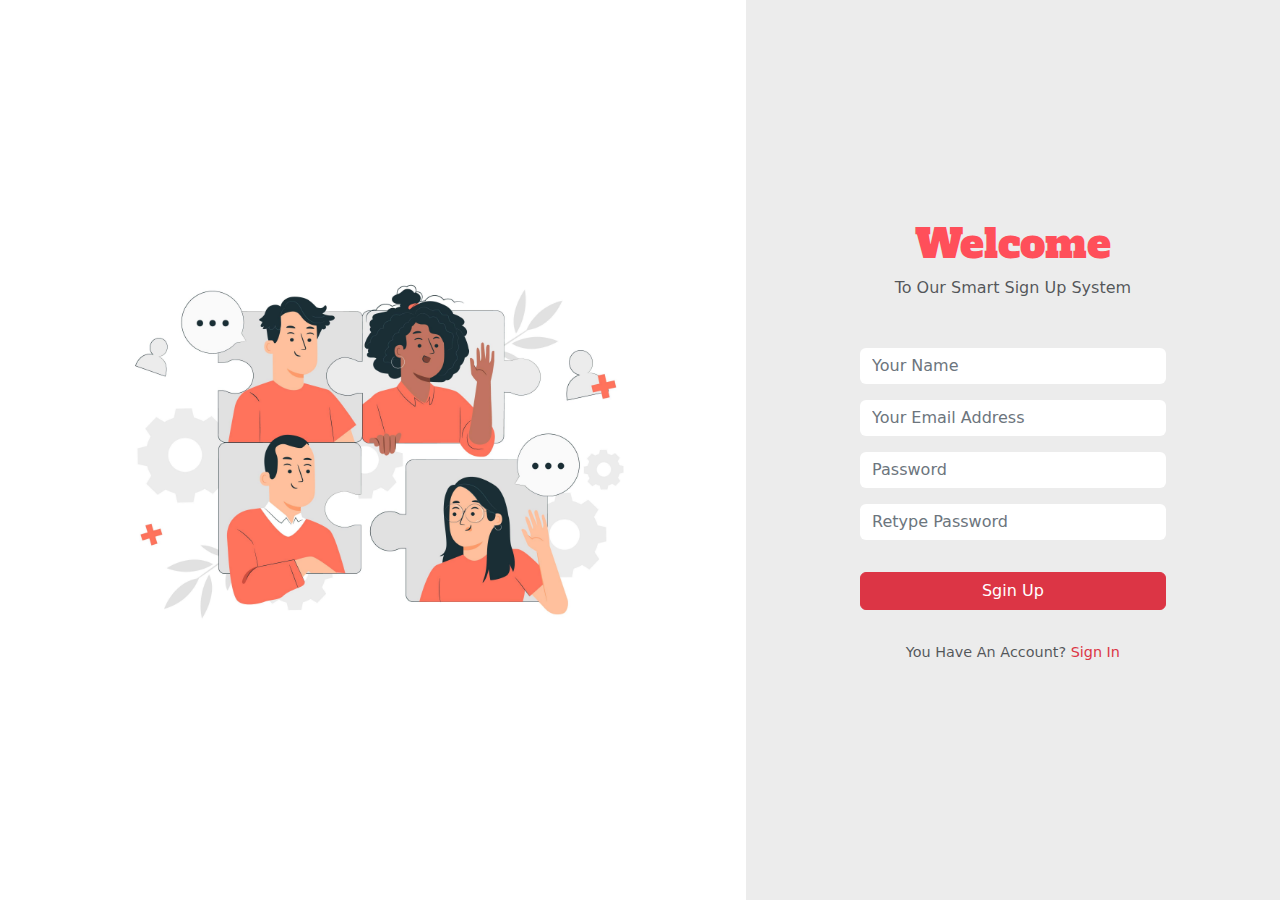
<file: index.html>
<html>
  <head>
    <link rel="stylesheet" href="css/bootstrap.min.css" />
    <link rel="stylesheet" href="css/all.min.css" />
    <link
      href="https://fonts.googleapis.com/css2?family=Alfa+Slab+One&display=swap"
      rel="stylesheet"
    />
    <link rel="stylesheet" href="css/style.css" />
    <link rel="stylesheet" href="css/media.css" />
    <script src="js/bootstrap.bundle.min.js"></script>
  </head>
  <body>
    <div class="reg-page vh-100">
      <div class="container-fluid h-100 overflow-hidden">
        <div class="row h-100">
          
          <div class="col-md-5 reg-form d-flex justify-content-center align-content-center">
            
            <!-- sgin in form -->
            <form id="signin" class=" sginin-form justify-content-center align-items-center w-100">
              <div class="w-60 text-center ">
                <h1>welcome back</h1>
                <p class="text-muted mb-5">to our smart sign in System</p>
                <input type="text" placeholder="email address" name="user_email" class="form-control my-3"/>
                <input type="password" placeholder=" password" name="user_password" class="form-control my-3"/>
                <div id="invalid_sginin" class="alert alert-danger" role="alert">
                  sorry this email not exist  <br> or password incorrect 
                </div>
                <div class="text-end fs-7">
                  <a href="#" class="text-danger text-decoration-none" id="show_reset_form">reset password</a>
                </div>
                <a class="btn btn-danger w-100 my-3" id="sginin_btn"> Sgin In</a>
                <p class="text-muted my-3 fs-7">Don’t have an account? <a href="#" class="text-danger text-decoration-none" id="show_sginup_form"> Sign Up</a></p>
              </div>
            </form>

            <!-- sgin up form -->
            <form id="signup" class="sginup-form justify-content-center align-items-center w-100">
              <div class="w-60 text-center ">
                <h1>welcome</h1>
                <p class="text-muted mb-5">to our smart sign up System</p>
                <input type="text" placeholder="your name" name="user_name" class="form-control my-3"/>
                <div id="username_alert_up" class="alert alert-danger" role="alert">
                  please type a vaild name
                </div>
                <input type="text" placeholder="your email address" name="user_email_s" class="form-control my-3"/>
                <div id="email_alert_up" class="alert alert-danger" role="alert">
                  please type a vaild email
                </div>
                <input type="password" placeholder="password" name="user_password_s" class="form-control my-3"/>
                <div id="password_alert_up" class="alert alert-danger" role="alert">
                  password must contain at least 6 character <br> and 1 symbol <br> and numbers
                </div>
                <input type="password" placeholder="retype password" name="re_password_s" class="form-control my-3"/>
                <div id="repassword_alert_up" class="alert alert-danger" role="alert">
                  sorry but password doesn't match
                </div>
                <div id="emailexist_alert_up" class="alert alert-danger" role="alert">
                  sorry this email is exist type anter one or go to sgin in
                </div>
                <a class="btn btn-danger w-100 my-3" id="signup_btn"> Sgin up</a>
                <p class="text-muted my-3 fs-7">You have an account?<a href="#" class="text-danger text-decoration-none" id="show_sginin_form"> Sign in</a></p>
              </div>
            </form>

            <!-- reset password form -->
            <form id="reset_password" class="reset-password-form justify-content-center align-items-center w-100">
              <div class="w-60 text-center ">
                <h1>welcome</h1>
                <p class="text-muted mb-5">to our smart sign up System</p>
                <input type="text" placeholder="your email address" name="user_email_r" class="form-control my-3"/>
                <div id="email_r" class="alert alert-danger" role="alert">
                  this email is not found
                </div>
                <input type="password" placeholder="password" name="user_password_r" class="form-control my-3"/>
                <div id="password_alert_rv" class="alert alert-danger" role="alert">
                  password must contain at least 6 character <br> and 1 symbol <br> and numbers
                </div>
                <input type="password" placeholder="retype password" name="re_password_r" class="form-control my-3"/>
                <div id="repassword_alert_r" class="alert alert-danger" role="alert">
                  sorry but password doesn't match
                </div>
                <a class="btn btn-danger w-100 my-3" id="r_next_btn">next</a>
                <a class="btn btn-danger w-100 my-3" id="r_btn">reset password</a>
                <p class="text-muted my-4 fs-7">i remember my passowrd 😅<a href="#" class="text-danger text-decoration-none" id="show_sginin_form_a">Sign in</a></p>
              </div>
            </form>

          </div>

          <div id="imgs_box" class="col-md-7 d-flex flex-column justify-content-center align-items-center ms-auto" >
            <img src="img/signin.jpg" alt="signin photo" class="w-100" id="sginin_img"/>
            <img src="img/signup.jpg" alt="signin photo" class="w-75" id="sginup_img"/>
          </div>

          <div id="reg_success" class="alert alert-success position-absolute bottom-0 end-0 w-25 align-items-center" role="alert">
            <div class="logo"></div>
            sgin up success go to sgin in now
          </div>
        </div>
      </div>
    </div>
    <script src="js/main.js"></script>
  </body>
</html>
</file>
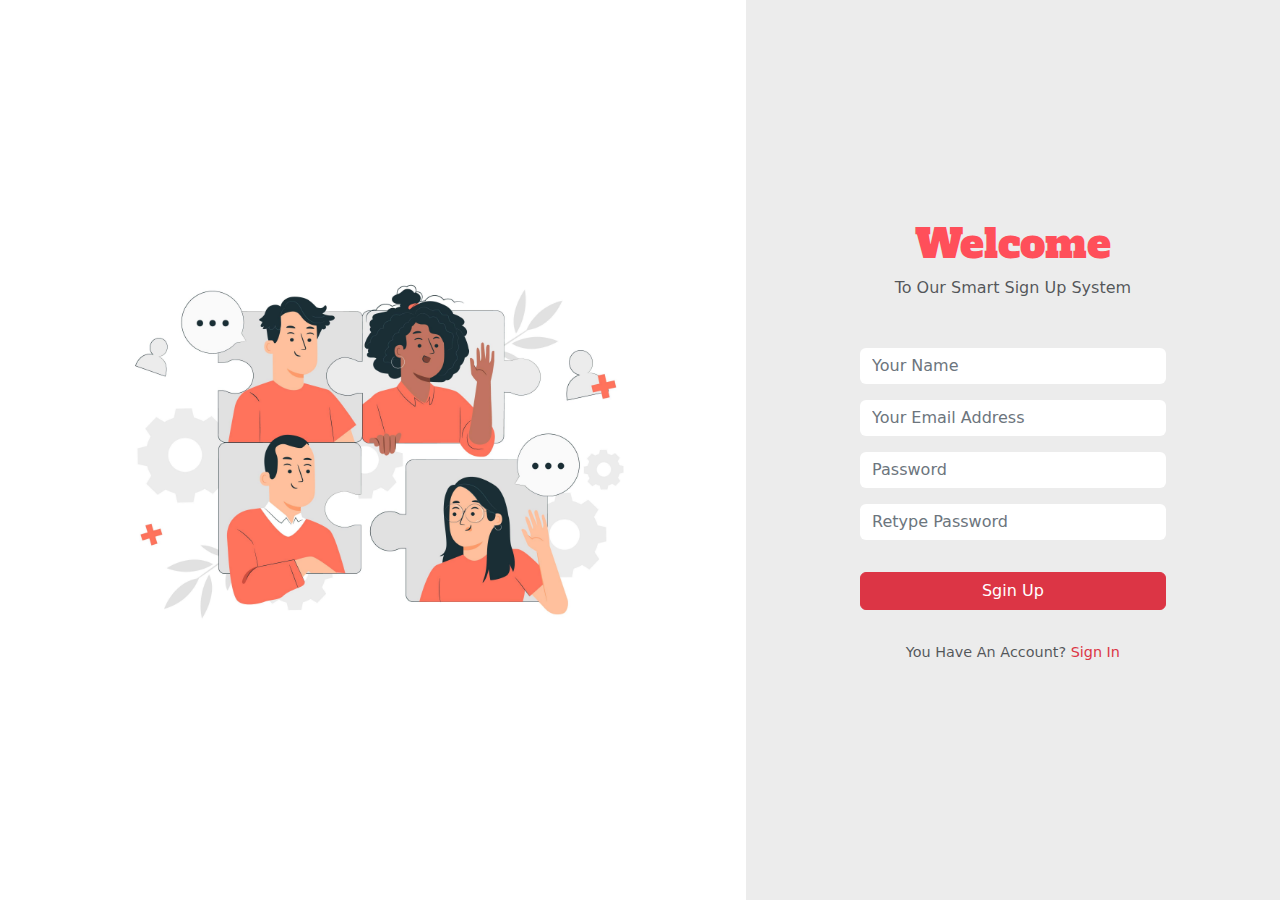
<file: home-page.html>
<html>
  <head>
    <link rel="stylesheet" href="css/bootstrap.min.css" />
    <link rel="stylesheet" href="css/all.min.css" />
    <link
      href="https://fonts.googleapis.com/css2?family=Alfa+Slab+One&display=swap"
      rel="stylesheet"
    />
    <link rel="stylesheet" href="css/style.css" />
    <link rel="stylesheet" href="css/media.css" />
    <script src="js/bootstrap.bundle.min.js"></script>
  </head>
  <body>
    <div class="reg-page vh-100">

        <navbar class="d-flex justify-content-between align-items-center px-5 py-4">
          <div class="d-flex align-items-center">
            <div class="logo"></div>
            <h5 class="m-0">smart register</h5>
          </div>
          <button class="btn btn-danger px-4" id="log_out">log out</button>
        </navbar>

        <div class="page-body d-flex flex-column align-items-center">
          <h1 class="mt-5" id="welcome_mess"></h1>
          <p class="text-muted">we are happy to see you use our Smart Register</p>
          <img src="img/home.jpg" alt="home imge" class="w-50 position-absolute  bottom-0">
        </div>
    </div>  
    <script src="js/main-home.js"></script>
  </body>
</html>
</file>
<file: css/style.css>
/* global style */
* {
  text-transform: capitalize;
  padding: 0;
  margin: 0;
}
h1,h5 {
  font-family: 'Alfa Slab One', cursive;
  color: #FF4F5A;
}
.alert {
  display: none;
  text-align: left;
  padding-top: 8px;
  padding-bottom: 8px;
  font-size: .9rem;
}
#reg_success.show {
  display: flex;
  animation: fadeout 4s;
  opacity: 0;
}
@keyframes fadeout {
  0% {opacity: 0;}
  50% {opacity: 1;}
  100% {opacity: 0;}
}
/* style for register page */
.reg-form {
  background-color: #ECECEC;
  position: absolute;
  top: 0;
  left: 0;
  bottom: 0;
  transition: all .5s;
}

.move-right {
  position: absolute;
  top: 0;
  left: 58.3%;
  bottom: 0;
  transition: all .5s;
}
.move-all {
  width: 100%;
}
.move-all .w-60{
  width: 30%;
  transition: all .5s;
}
.form-control:focus {
  box-shadow: 0 0 0 0.25rem rgba(170, 170, 170, 0.4);
}
.form-control {
  border: none;
}
.fs-7 {
  font-size: .9rem;
}
.w-60 {
  width: 60%;
  transition: all .5s;
}
.reset-password-form input[type="password"]{
  display: none;
}
.reset-password-form #r_btn{
  display: none;
}
.reset-password-form-step input[type="password"]{
  display: block;
}
.reset-password-form-step input[type="text"]{
  display: none;
} 
.reset-password-form-step #r_btn{
  display: block;
}
.reset-password-form-step #r_next_btn{
  display: none;
}

#signup, #reset_password, #signin{
  display: flex;
}
#signup, #reset_password {
  display: none;

}
.form-show {
  display: flex!important;
}
.form-hide {
  display: none!important;
}
#sginup_img {
  display: none;
}
#sginin_img.hide,
#sginup_img.hide {
display: none;
}
#sginin_img.show,
#sginup_img.show {
display: flex;
}

/* style for home page */
navbar {
  background-color: #ECECEC;
}
.logo {
  width: 35px;
  height: 35px;
  border-radius: 50%;
  background-color: #FF4F5A;
  margin-right: 2rem;
  position: relative;
}
.logo::before {
  content: "";
  position: absolute;
  top: 0%;
  right: -50%;
  width: 35px;
  height: 35px;
  border-radius: 50%;
  background-color: #fff;
  opacity: .8;
}
.page-body {
  height: 86%;
}
</file>
<file: css/media.css>
/*  Large devices (desktops, 992px and up) */
@media (min-width: 992px) and (max-width: 1199.98px) {
  .w-60 {
    width: 80%;
  }
}


/*  Medium devices (tablets, 768px and up) */
@media (min-width: 768px) and (max-width: 991.98px) {
  .w-60 {
    width: 90%;
  }
  .move-all .w-60 {
    width: 40%!important;
  }
}

/* Small devices (landscape phones, 576px and up) */
@media (max-width: 767.98px) {
  #imgs_box {
    display: none;
  }
  .w-60 {
    width: 60%;
  }
  .move-right {
    left: 0;
  }
  .move-all .w-60 {
    width: 60%!important;
  }
}
/* Extra small devices (portrait phones, less than 576px) */
@media (max-width: 575.98px) {
  .w-60 {
    width: 80%;
  }
  .move-all .w-60 {
    width: 80%!important;
  }
}
</file>
